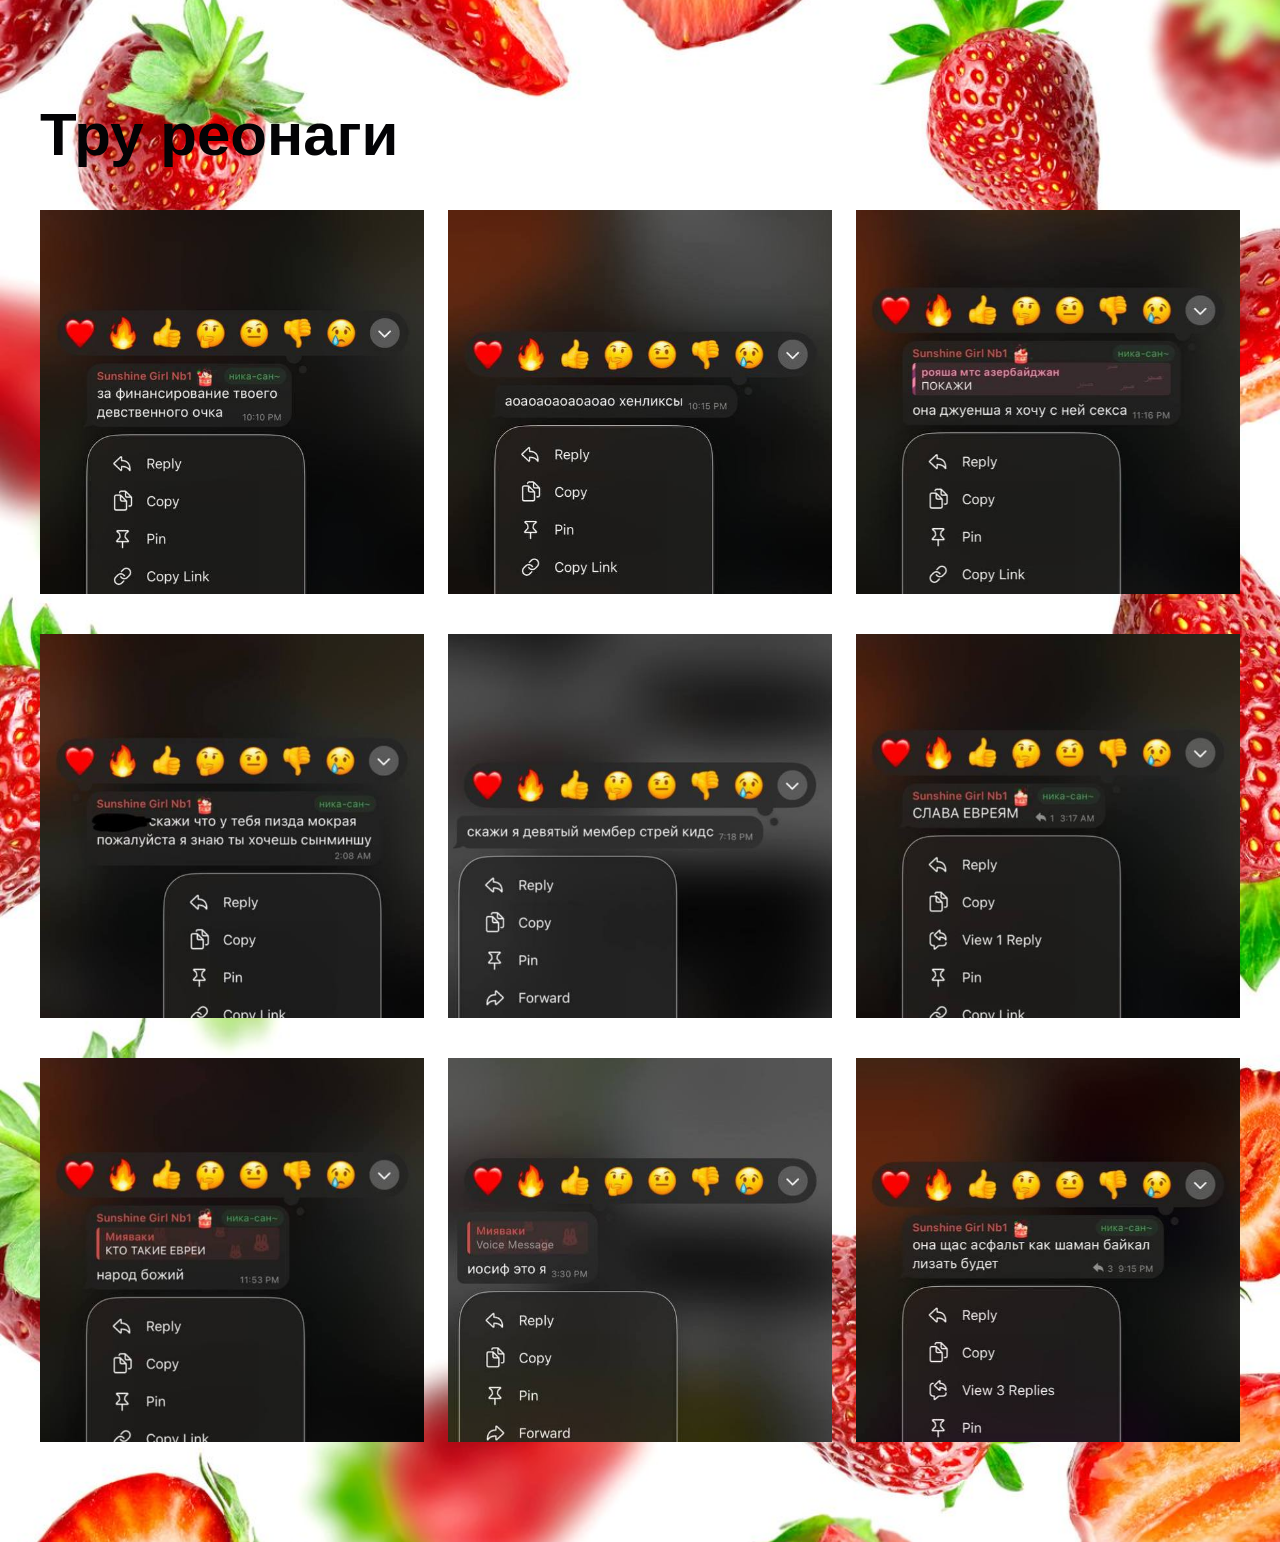
<file: eva.html>
<!DOCTYPE html>
<html lang="en">
<head>
    <meta charset="UTF-8">
    <meta name="viewport" content="width=device-width, initial-scale=1.0">
    <link rel="stylesheet" href="css/style.css">
    <link rel="stylesheet" href="index.html">
    <title>Яна</title>
</head>
<body>
        <section class="we" id="yana">
        <div class="container">
            <h2 class="sub-title">Тру реонаги</h2>
            <!--Блок карточек-->
            <div class="we-items">

                <!--Вторая карточка-->
                <div class="we-item">
                    <div class="we-item-image">
                        <img src="img/эва1.jpg" alt="фото 1">
                    </div>
                </div>
                <!--Шестая карточка-->
                <div class="we-item">
                    <div class="we-item-image">
                        <img src="img/эва2.jpg" alt="фото 2">
                    </div>  
                </div>
                <!--Шестая карточка-->
                <div class="we-item">
                    <div class="we-item-image">
                        <img src="img/эва3.jpg" alt="фото 3">
                    </div>  
                </div>

                
                <!--Шестая карточка-->
                <div class="we-item">
                    <div class="we-item-image">
                        <img src="img/эва4.jpg" alt="фото 4">
                    </div>  
                </div>
                <!--Шестая карточка-->
                <div class="we-item">
                    <div class="we-item-image">
                        <img src="img/эва5.jpg" alt="фото 5">
                    </div>  
                </div>
                <!--Шестая карточка-->
                <div class="we-item">
                    <div class="we-item-image">
                        <img src="img/эва6.jpg" alt="фото 6">
                    </div>  
                </div>


                <!--Шестая карточка-->
                <div class="we-item">
                    <div class="we-item-image">
                        <img src="img/эва7.jpg" alt="фото 7">
                    </div>  
                </div>
                <!--Шестая карточка-->
                <div class="we-item">
                    <div class="we-item-image">
                        <img src="img/эва8.jpg" alt="фото 8">
                    </div>  
                </div>
                <!--Шестая карточка-->
                <div class="we-item">
                    <div class="we-item-image">
                        <img src="img/эва9.jpg" alt="фото 9">
                    </div>  
                </div>
            </div>
        </div>
</body>
</html>
</file>
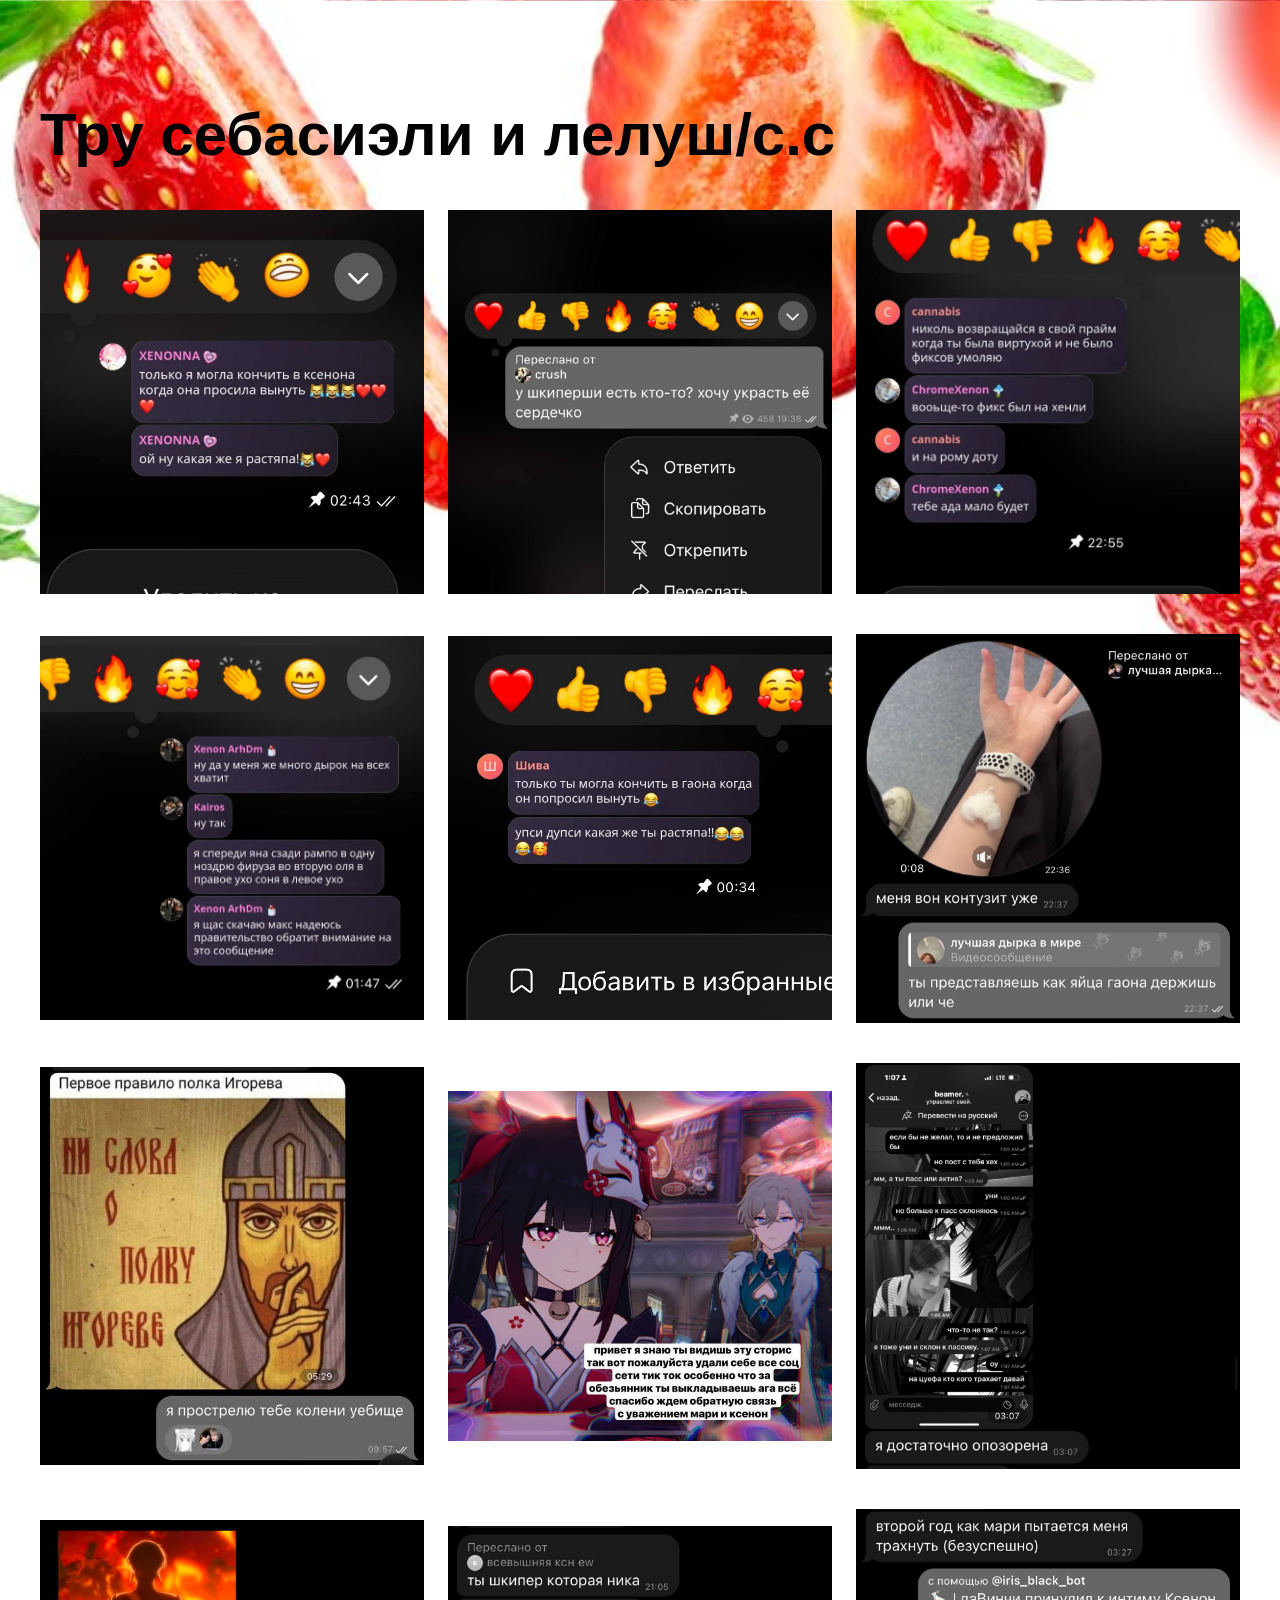
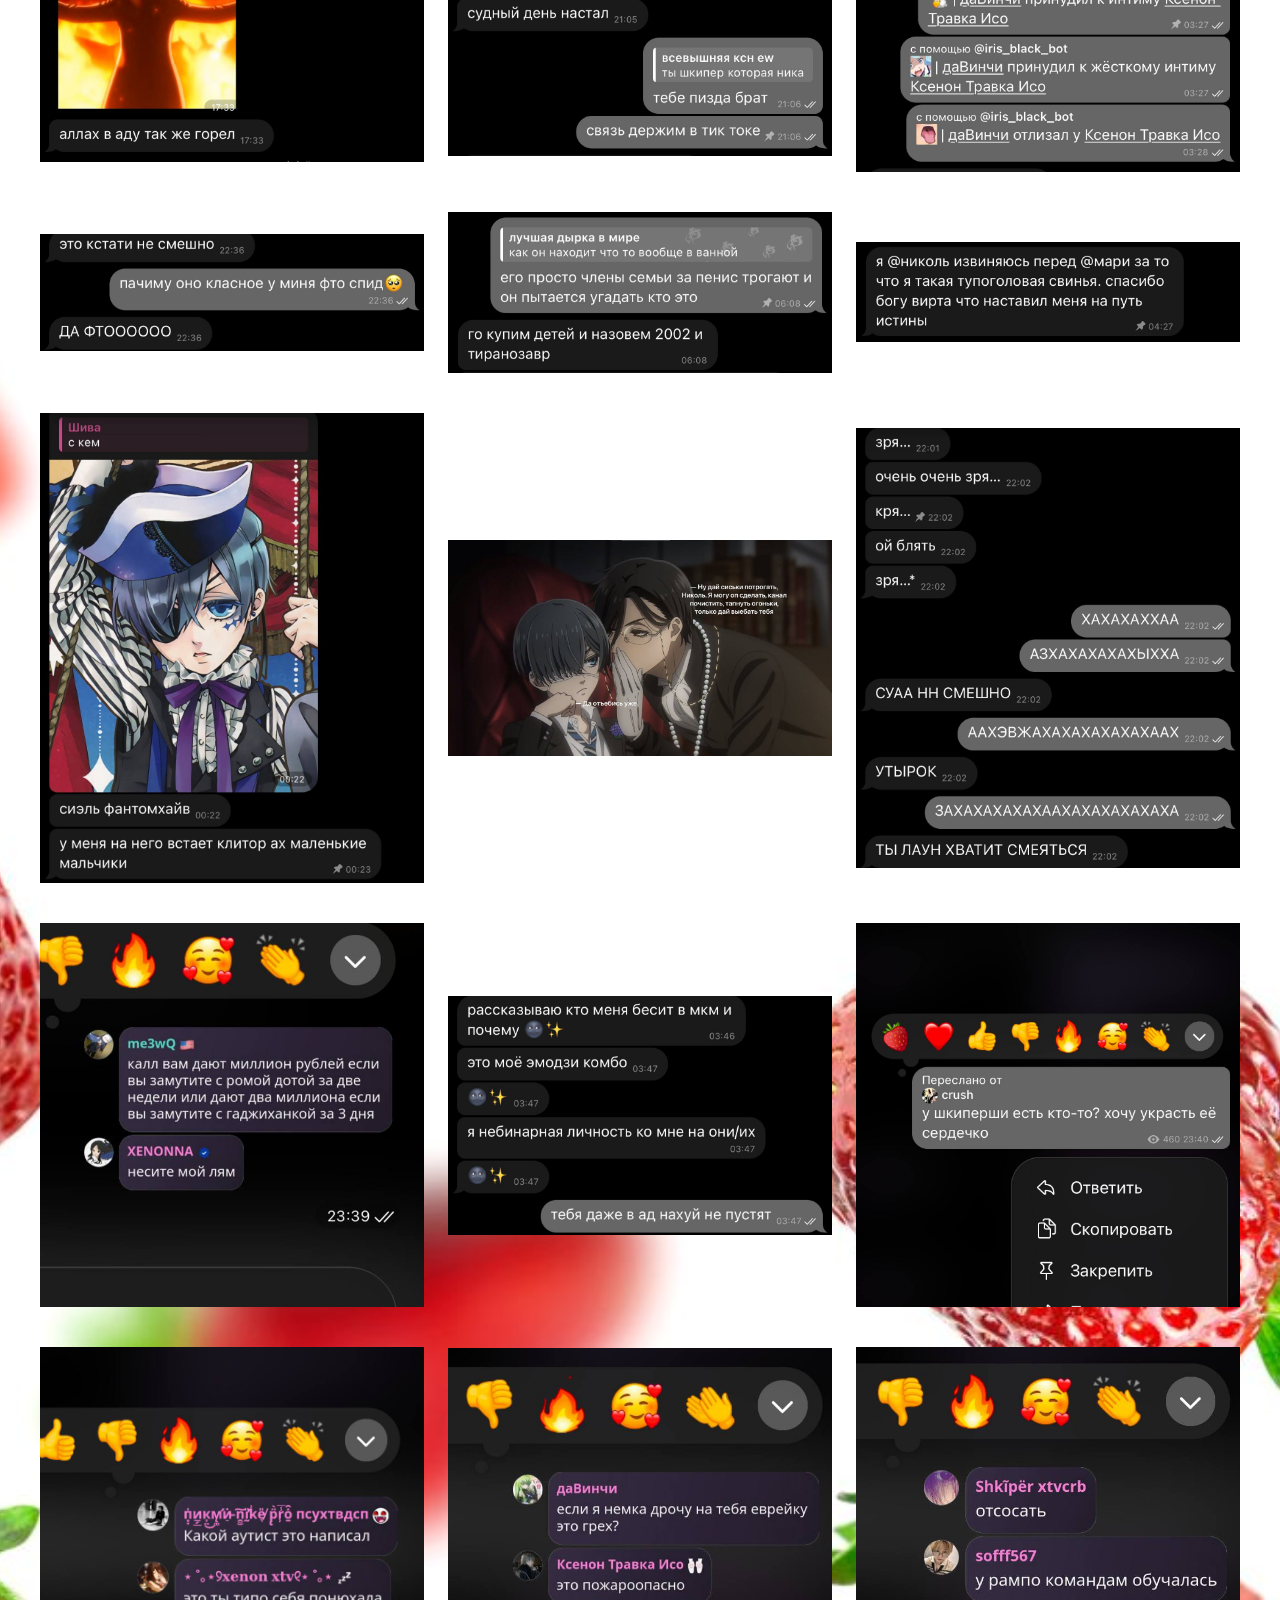
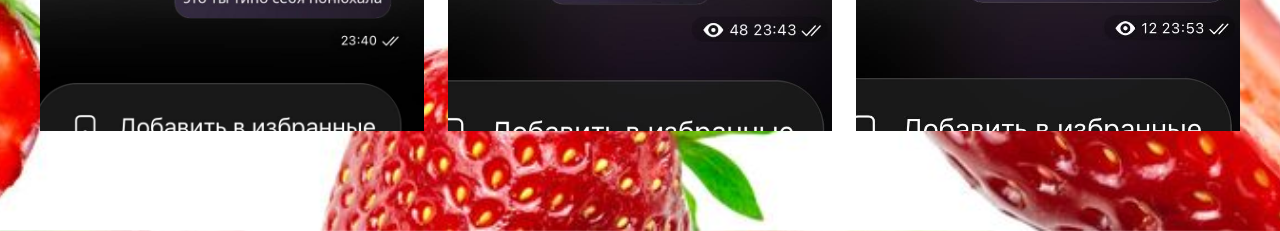
<file: mari.html>
<!DOCTYPE html>
<html lang="en">
<head>
    <meta charset="UTF-8">
    <meta name="viewport" content="width=device-width, initial-scale=1.0">
    <link rel="stylesheet" href="css/style.css">
    <link rel="stylesheet" href="index.html">
    <title>Мари</title>
</head>
<body>
    <section class="we" id="mari">
        <div class="container">
    <h2 class="sub-title">Тру себасиэли и лелуш/с.с</h2>
            <!--Блок карточек-->
            <div class="we-items">

                <!--Шестая карточка-->
                <div class="we-item">
                    <div class="we-item-image">
                        <img src="img/мари4.jpg" alt="фото 4">
                    </div>  
                </div>
                <!--Шестая карточка-->
                <div class="we-item">
                    <div class="we-item-image">
                        <img src="img/мари2.jpg" alt="фото 2">
                    </div>  
                </div>
                <!--Шестая карточка-->
                <div class="we-item">
                    <div class="we-item-image">
                        <img src="img/мари6.jpg" alt="фото 6">
                    </div>  
                </div>

                
                <!--Шестая карточка-->
                <div class="we-item">
                    <div class="we-item-image">
                        <img src="img/мари9.jpg" alt="фото 9">
                    </div>  
                </div>
                <!--Шестая карточка-->
                <div class="we-item">
                    <div class="we-item-image">
                        <img src="img/мари16.jpg" alt="фото 16">
                    </div>  
                </div>
                <!--Шестая карточка-->
                <div class="we-item">
                    <div class="we-item-image">
                        <img src="img/мари18.jpg" alt="фото 18">
                    </div>  
                </div>


                <!--Шестая карточка-->
                <div class="we-item">
                    <div class="we-item-image">
                        <img src="img/мари5.jpg" alt="фото 5">
                    </div>  
                </div>
                <!--Вторая карточка-->
                <div class="we-item">
                    <div class="we-item-image">
                        <img src="img/мари1.jpg" alt="фото 1">
                    </div>
                </div>
                <!--Шестая карточка-->
                <div class="we-item">
                    <div class="we-item-image">
                        <img src="img/мари3.jpg" alt="фото 3">
                    </div>  
                </div>
                



                <!--Третья карточка-->
                 <div class="we-item">
                    <div class="we-item-image">
                        <img src="img/мари10.jpg" alt="фото 10">
                    </div>
                </div>
                <!--Шестая карточка-->
                <div class="we-item">
                    <div class="we-item-image">
                        <img src="img/мари15.jpg" alt="фото 15">
                    </div>  
                </div>
                <!--Шестая карточка-->
                <div class="we-item">
                    <div class="we-item-image">
                        <img src="img/мари11.jpg" alt="фото 11">
                    </div>  
                </div>


                <!--Первая карточка-->
                <div class="we-item">
                    <div class="we-item-image">
                        <img src="img/мари17.jpg" alt="фото 17">
                    </div>
                </div>
                <!--Пятая карточка-->
                <div class="we-item">
                    <div class="we-item-image">
                        <img src="img/мари12.jpg" alt="фото 12">
                    </div> 
                </div>
                <!--Шестая карточка-->
                <div class="we-item">
                    <div class="we-item-image">
                        <img src="img/мари7.jpg" alt="фото 7">
                    </div>  
                </div>


                <!--Шестая карточка-->
                <div class="we-item">
                    <div class="we-item-image">
                        <img src="img/мари8.jpg" alt="фото 8">
                    </div>  
                </div>
                <!--Шестая карточка-->
                <div class="we-item">
                    <div class="we-item-image">
                        <img src="img/мари13.jpg" alt="фото 13">
                    </div>  
                </div>
                <!--Шестая карточка-->
                <div class="we-item">
                    <div class="we-item-image">
                        <img src="img/мари14.jpg" alt="фото 14">
                    </div>  
                </div>

                <!--Шестая карточка-->
                <div class="we-item">
                    <div class="we-item-image">
                        <img src="img/мари20.jpg" alt="фото 20">
                    </div>  
                </div>
                <!--Шестая карточка-->
                <div class="we-item">
                    <div class="we-item-image">
                        <img src="img/мари19.jpg" alt="фото 19">
                    </div>  
                </div>
                <!--Шестая карточка-->
                <div class="we-item">
                    <div class="we-item-image">
                        <img src="img/мари21.jpg" alt="фото 21">
                    </div>  
                </div>

                <!--Шестая карточка-->
                <div class="we-item">
                    <div class="we-item-image">
                        <img src="img/мари22.jpg" alt="фото 22">
                    </div>  
                </div>
                <!--Шестая карточка-->
                <div class="we-item">
                    <div class="we-item-image">
                        <img src="img/мари23.jpg" alt="фото 23">
                    </div>  
                </div>
                <!--Шестая карточка-->
                <div class="we-item">
                    <div class="we-item-image">
                        <img src="img/мари24.jpg" alt="фото 24">
                    </div>  
                </div>
            </div>
        </div>
    </section>
</body>
</html>
</file>
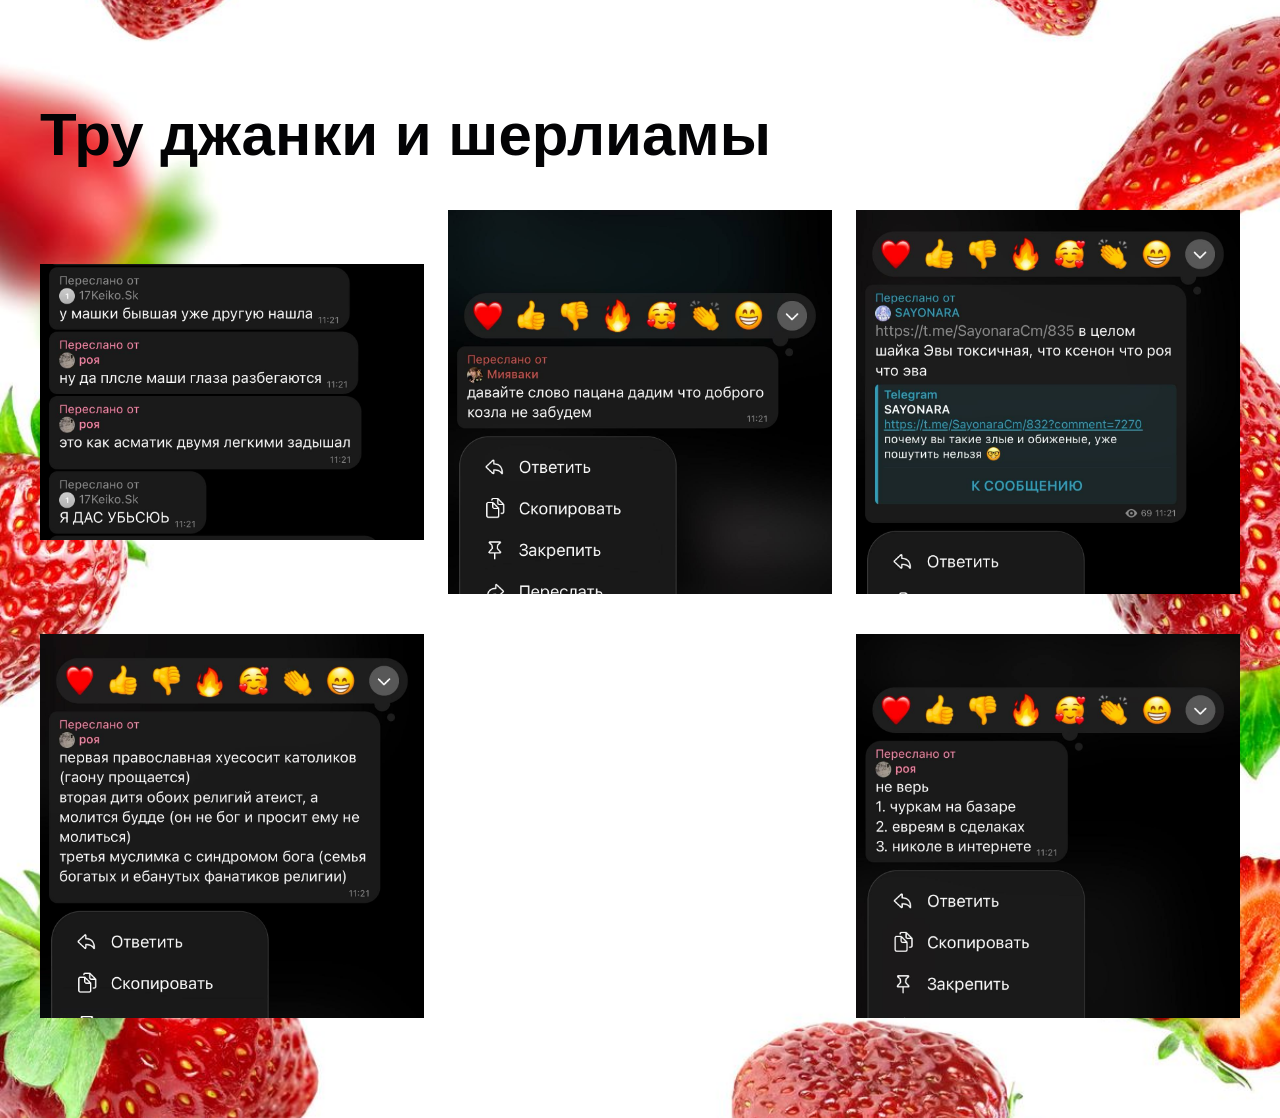
<file: roya.html>
<!DOCTYPE html>
<html lang="en">
<head>
    <meta charset="UTF-8">
    <meta name="viewport" content="width=device-width, initial-scale=1.0">
    <link rel="stylesheet" href="index.html">
    <link rel="stylesheet" href="css/style.css">
    <title>Роя</title>
</head>
<body>
    <section class="we" id="roya">
        <div class="container">
            <h2 class="sub-title">Тру джанки и шерлиамы</h2>
            <!--Блок карточек-->
            <div class="we-items">
                
                <!--Шестая карточка-->
                <div class="we-item">
                    <div class="we-item-image">
                        <img src="img/роя1.jpg" alt="фото 1">
                    </div>  
                </div>
                <!--Шестая карточка-->
                <div class="we-item">
                    <div class="we-item-image">
                        <img src="img/роя2.jpg" alt="фото 2">
                    </div>  
                </div>
                <!--Шестая карточка-->
                <div class="we-item">
                    <div class="we-item-image">
                        <img src="img/роя3.jpg" alt="фото 3">
                    </div>  
                </div>


                <!--Шестая карточка-->
                <div class="we-item">
                    <div class="we-item-image">
                        <img src="img/роя4.jpg" alt="фото 4">
                    </div>  
                </div>
                <!--Шестая карточка-->
                <div class="we-item">
                    <div class="we-item-image">
                        <img src="img/роя5.jpg" alt="фото 5">
                    </div>  
                </div>
            </div>
        </div>
    </section>
</body>
</html>
</file>
<file: css/style.css>
* {
    padding: 0;
    margin: 0;
}

@font-face {
    font-family: Roboto;
    scr: url("///fonts/Roboto.ttf");
}

@font-face {
    font-family: Roboto;
    scr: url("///fonts/Robotobold.ttf");
    font-weight: bold;
}

body {
    font-family: Roboto, sans-serif;
}

/*Шапка сайта*/
.header {
    border-bottom: 1px solid #e5e5;
    padding: 25px 0px;
}

.container {
    max-width: 1200px;
    margin: 0 auto;
}

.header .container {
    display: flex;
    align-items: center-;
}

.logo img {
    vertical-align: bottom;
}

.menu {
    margin-left: 244px;
}

.menu ul {
    display: flex;
    list-style: none;
}

.menu-item {
    margin-right: 115px;
}

.menu-item a {
    font-size: 15px;
    color: #030305;
    text-decoration: none;
}

.menu-item a:hover {
    border-bottom: 2px solid #030305;
}

/*Первая секция*/

.main {
    background-image: url(../img/фонклубничка.jpg);
    background-position: center;
    background-size: cover;
    padding: 104px 0 154px 0;
}

.we {   
    background-image: url(../img/клубничкка.jpg);
    background-position: center;
    background-size: cover;
}

.main-info {
    max-width: 855px;
}

.main-title {
    font-weight: bold;
    font-size: 75px;
    line-height: 110px;
    color: #030305;
    margin-bottom: 40px;
}

.main-text {
    max-width: 502px;
    font-size: 16px;
    line-height: 130%;
    color: #030305;
    margin-bottom: 40px;
}

/*Вторая секция*/

.we {
    padding: 100px 0;
}

.sub-title {
    font-weight: bold;
    font-size: 60px;
    line-height: 70px;
    color: #030305;
}

.we-items {
    display: flex;
    flex-wrap: wrap;
    align-items: center;
    /*border: 2px solid #030305;*/
    justify-content: space-between;
}

.we-item {
    max-width: 384px;
    text-align: center;
    margin-top: 40px;
    /*border: 2px solid #030305;*/
}
.we-item-image:hover img {
    transform: scale(1.1);
}

.we-item-image img {
    vertical-align: bottom;
    transition: all .6s;
    width: 100%; height: auto; 
}

.we-item-title {
    color: #030305;
    font-weight: bold;
    font-size: 24px;
    padding: 15px 0 17px 0;
    text-align: center;
    letter-spacing: 0.02em;
    line-height: 150%;
}

.we-item-action {
    margin-top: 13px;
}

.we-others {
    display: flex;
    justify-content: space-between;
    max-width: 360px;
    margin: 0 auto;
    margin-top: 17px;
}

.we-more {
    width: 110px;
}


.podvalchek {
    margin-bottom: 30px;
    text-align: center;
    width: 100%; height: auto; 
}

.footer {
    background-image: url(../img/гаончик.jpg);
    background-position: center;
    background-size: cover;
    height: 800px;
}
</file>
